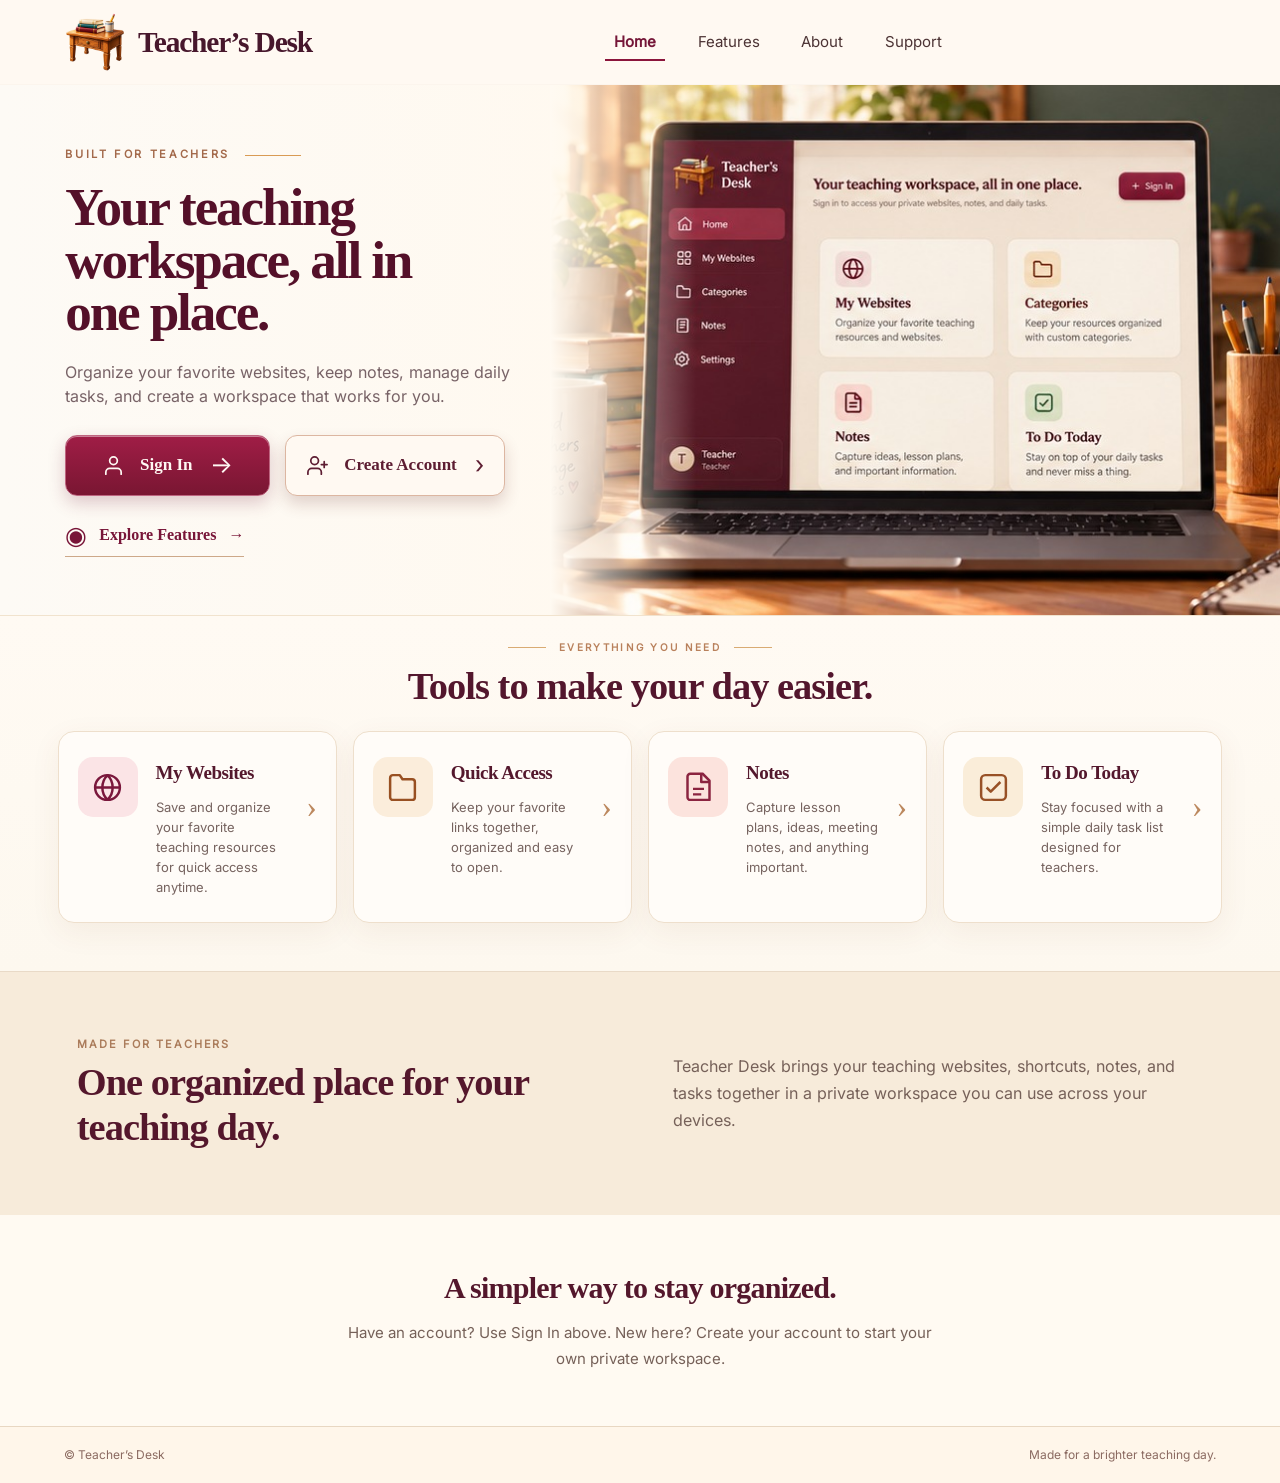
<file: index.html>
<!DOCTYPE html>

<html lang="en"><head><meta charset="utf-8"/><meta content="width=device-width, initial-scale=1, viewport-fit=cover" name="viewport"/><meta content="#421522" name="theme-color"/><meta content="Your teaching workspace, all in one place." name="description"/><title>Teacher Desk — Your teaching workspace</title><link href="assets/logo.png" rel="icon" type="image/png"/><link href="assets/icons/apple-touch-icon.png" rel="apple-touch-icon"/><link href="manifest.webmanifest" rel="manifest"/><link href="css/styles.css" rel="stylesheet"/><link href="css/responsive.css" rel="stylesheet"/><link href="css/desk.css" rel="stylesheet"/><link href="css/landing.css" rel="stylesheet"/><link href="css/toasts.css" rel="stylesheet"/></head>
<body class="td-loading"><div aria-live="polite" id="entry-loader" role="status"><img alt="" src="assets/logo.png"/><span>Opening Teacher Desk…</span></div><a class="skip" href="#main">Skip to workspace</a><section aria-label="Teacher Desk welcome" class="landing" hidden="" id="landing">
<header class="landing-nav">
<a aria-label="Teacher’s Desk — return to start" class="landing-brand" href="#welcome">
<img alt="" height="66" src="assets/logo.png" width="66"/>
<span>Teacher’s Desk</span>
</a>
<nav aria-label="Welcome page navigation" class="landing-nav-links">
<a class="landing-nav-active" href="#welcome">Home</a>
<a href="#features">Features</a>
<a href="#about">About</a>
<a href="#support">Support</a>
</nav>
</header>
<main id="welcome-main">
<section aria-labelledby="landing-title" class="landing-hero" id="welcome">
<div class="landing-copy">
<div class="landing-eyebrow"><span>BUILT FOR TEACHERS</span><i aria-hidden="true"></i></div>
<h1 id="landing-title">Your teaching<br/>workspace, all in<br/>one place.</h1>
<p class="landing-intro">Organize your favorite websites, keep notes, manage daily tasks, and create a workspace that works for you.</p>
<div class="landing-actions">
<button class="landing-primary" data-welcome-auth="signin" type="button">
<svg aria-hidden="true" fill="none" stroke="currentColor" stroke-linecap="round" stroke-linejoin="round" stroke-width="1.8" viewbox="0 0 24 24"><path d="M20 21v-2a4 4 0 0 0-4-4H8a4 4 0 0 0-4 4v2"></path><circle cx="12" cy="7" r="4"></circle></svg>
<span>Sign In</span><span aria-hidden="true" class="landing-action-arrow">→</span>
</button>
<button class="landing-outline" data-welcome-auth="signup" type="button">
<svg aria-hidden="true" fill="none" stroke="currentColor" stroke-linecap="round" stroke-linejoin="round" stroke-width="1.8" viewbox="0 0 24 24"><path d="M16 21v-2a4 4 0 0 0-4-4H6a4 4 0 0 0-4 4v2"></path><circle cx="9" cy="7" r="4"></circle><path d="M19 8v6m-3-3h6"></path></svg>
<span>Create Account</span><span aria-hidden="true" class="landing-action-arrow">›</span>
</button>
</div>
<a class="landing-explore" href="#features"><span aria-hidden="true">◉</span> Explore Features <span aria-hidden="true">→</span></a>
</div>
<div aria-hidden="false" class="landing-scene">
<img alt="A sunlit teacher's desk with a laptop preview of the Teacher Desk workspace, books, stationery and a classroom chalkboard" decoding="async" fetchpriority="high" src="assets/desk-hero-stage.jpg"/>
</div>
</section>
<section aria-labelledby="features-title" class="landing-features" id="features">
<div class="landing-section-title">
<div class="landing-small-divider"><span>EVERYTHING YOU NEED</span></div>
<h2 id="features-title">Tools to make your day easier.</h2>
</div>
<div class="landing-feature-grid">
<article class="landing-feature"><div aria-hidden="true" class="landing-feature-icon feature-globe"><svg fill="none" stroke="currentColor" stroke-width="1.8" viewbox="0 0 24 24"><circle cx="12" cy="12" r="9"></circle><path d="M3 12h18M12 3c5 5 5 13 0 18M12 3c-5 5-5 13 0 18"></path></svg></div><div><h3>My Websites</h3><p>Save and organize your favorite teaching resources for quick access anytime.</p></div><span aria-hidden="true" class="landing-feature-chevron">›</span></article>
<article class="landing-feature"><div aria-hidden="true" class="landing-feature-icon feature-folder"><svg fill="none" stroke="currentColor" stroke-linejoin="round" stroke-width="1.8" viewbox="0 0 24 24"><path d="M3 7V5a2 2 0 0 1 2-2h5l2 3h7a2 2 0 0 1 2 2v11a2 2 0 0 1-2 2H5a2 2 0 0 1-2-2V7Z"></path></svg></div><div><h3>Quick Access</h3><p>Keep your favorite links together, organized and easy to open.</p></div><span aria-hidden="true" class="landing-feature-chevron">›</span></article>
<article class="landing-feature"><div aria-hidden="true" class="landing-feature-icon feature-notes"><svg fill="none" stroke="currentColor" stroke-linejoin="round" stroke-width="1.8" viewbox="0 0 24 24"><path d="M6 2h9l5 5v14H6a2 2 0 0 1-2-2V4a2 2 0 0 1 2-2Z"></path><path d="M14 2v6h6M8 13h8M8 17h6"></path></svg></div><div><h3>Notes</h3><p>Capture lesson plans, ideas, meeting notes, and anything important.</p></div><span aria-hidden="true" class="landing-feature-chevron">›</span></article>
<article class="landing-feature"><div aria-hidden="true" class="landing-feature-icon feature-todo"><svg fill="none" stroke="currentColor" stroke-linejoin="round" stroke-width="1.8" viewbox="0 0 24 24"><rect height="18" rx="3" width="18" x="3" y="3"></rect><path d="m7 12 3 3 7-7"></path></svg></div><div><h3>To Do Today</h3><p>Stay focused with a simple daily task list designed for teachers.</p></div><span aria-hidden="true" class="landing-feature-chevron">›</span></article>
</div>
</section>
<section aria-labelledby="about-title" class="landing-about" id="about">
<div><p class="landing-about-kicker">MADE FOR TEACHERS</p><h2 id="about-title">One organized place for your teaching day.</h2></div>
<p>Teacher Desk brings your teaching websites, shortcuts, notes, and tasks together in a private workspace you can use across your devices.</p>
</section>
<section aria-labelledby="support-title" class="landing-support" id="support">
<h2 id="support-title">A simpler way to stay organized.</h2>
<p>Have an account? Use Sign In above. New here? Create your account to start your own private workspace.</p>
</section>
</main>
<footer class="landing-footer"><span>© Teacher’s Desk</span><span>Made for a brighter teaching day.</span></footer>
</section><header class="mobile-header"><button aria-controls="sidebar" aria-expanded="false" aria-label="Open menu" class="icon-button" id="menu-toggle"></button><img alt="" height="42" src="assets/logo.png" width="42"/><b>Teacher’s Desk</b></header><aside id="sidebar"><a class="brand" href="#home"><img alt="" height="70" src="assets/logo.png" width="70"/><span>Teacher’s<br/>Desk</span></a><nav aria-label="Workspace" id="nav"></nav><div class="sidebar-bottom"><button class="profile" data-nav="settings"><span class="avatar" id="avatar">S</span><span><strong id="profile-name">Your desk</strong><small>Teacher</small></span></button><button class="signout" id="account"></button><button class="signout" id="install">Install Teacher Desk</button></div></aside><div id="scrim"></div><main id="main" tabindex="-1"><div id="connection" role="status"></div><div id="content"><p class="loading">Opening your desk…</p></div></main><nav aria-label="Mobile workspace" id="bottom-nav"></nav><dialog aria-labelledby="modal-title" id="modal"><div id="modal-body"></div></dialog><div id="mode-dock"></div><div aria-label="Notifications" aria-live="off" id="toast" role="region"></div><noscript>Teacher Desk needs JavaScript enabled to load your workspace.</noscript><script src="js/config.js"></script><script src="js/startup.js"></script><script src="js/toasts.js"></script><script src="js/app.bundle.js"></script></body></html>
</file>
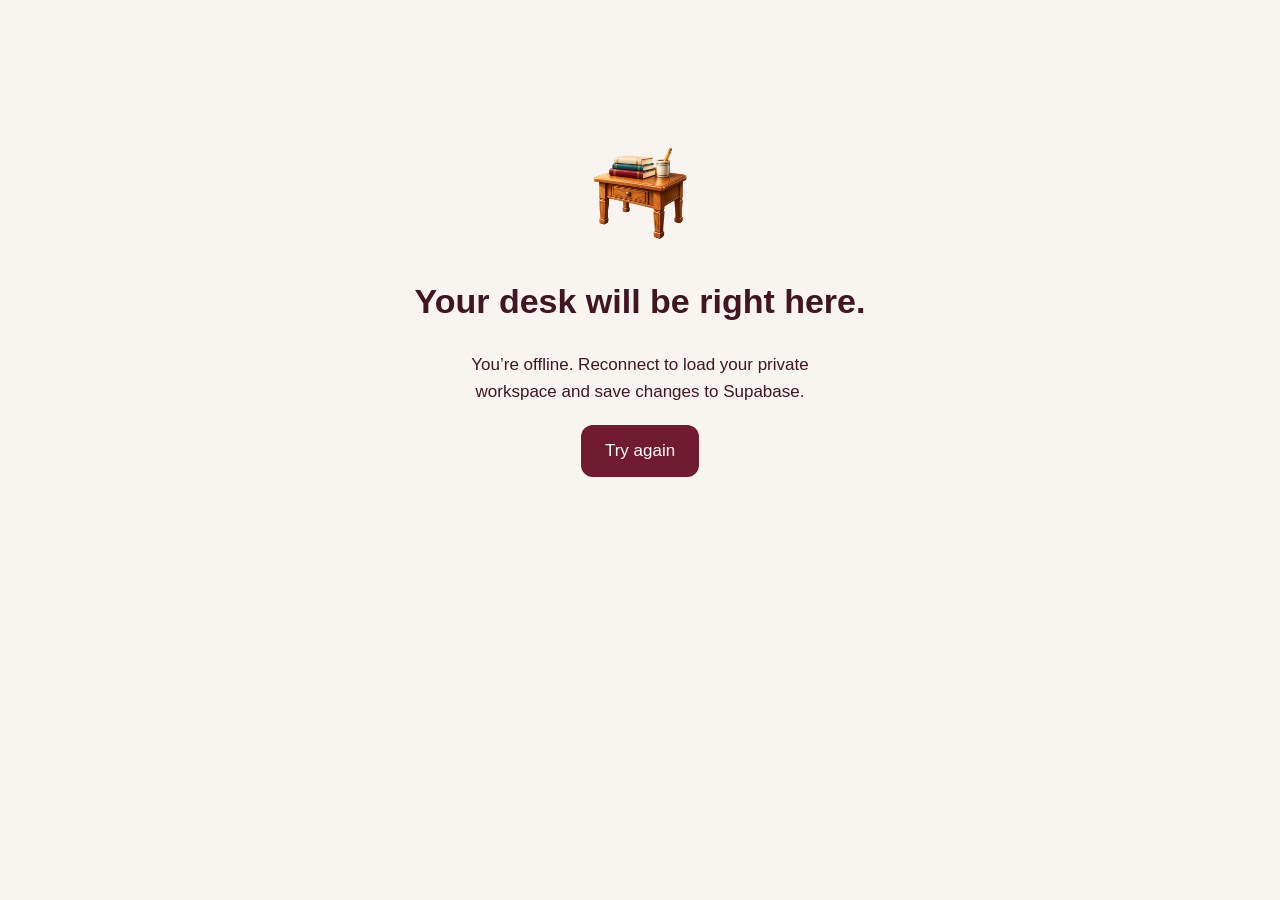
<file: offline.html>
<!doctype html><html lang="en"><meta charset="utf-8"><meta name="viewport" content="width=device-width,initial-scale=1"><meta name="theme-color" content="#421522"><title>Teacher Desk — Offline</title><style>body{background:#f8f4ef;color:#421522;font:17px/1.6 Helvetica,Arial;text-align:center;padding:15vh 24px}img{width:100px}a{display:inline-block;background:#701b32;color:white;padding:12px 24px;border-radius:12px;text-decoration:none}p{max-width:420px;margin:20px auto}</style><img src="assets/logo.png" alt=""><h1>Your desk will be right here.</h1><p>You’re offline. Reconnect to load your private workspace and save changes to Supabase.</p><a href="./">Try again</a></html>
</file>
<file: css/styles.css>
@font-face{font-family:Inter;src:url('../assets/fonts/inter.ttf') format('truetype');font-display:swap}@font-face{font-family:Poppins;src:url('../assets/fonts/poppins.ttf') format('truetype');font-display:swap}*{box-sizing:border-box} :root{--maroon:#701b32;--sidebar:#421522;--bg:#f8f4ef;--cream:#f4ebe4;--ink:#241b1f;--muted:#786d72;--border:#ede4e6;--orange:#f68b42}body{margin:0;background:var(--bg);color:var(--ink);font:14px/1.5 Inter,Arial,sans-serif}button,input,select,textarea{font:inherit}button,a,input,textarea,select{-webkit-tap-highlight-color:transparent}button{cursor:pointer}button:disabled{opacity:.55;cursor:wait}a{color:inherit}button{border:0;background:none;color:inherit}button:focus-visible,a:focus-visible{outline:3px solid #df9b30;outline-offset:3px}h1,h2,h3,p{margin:0}h1,h2,h3{font-family:'Helvetica Neue',Helvetica,Arial,sans-serif;line-height:1.2}h2{font-size:22px;color:#421522}h3{font-size:16px}small,.muted{color:var(--muted)}.icon{width:21px;height:21px;vertical-align:middle;flex-shrink:0}.icon-button{display:inline-flex;align-items:center;justify-content:center;min-width:36px;min-height:36px;border-radius:10px}.icon-button:hover{background:#701b320c}.skip{position:fixed;top:-60px;left:16px;z-index:100;background:white;padding:12px}.skip:focus{top:8px}#sidebar{position:fixed;inset:0 auto 0 0;width:232px;background:linear-gradient(130deg,#571826,var(--sidebar) 65%);color:white;padding:24px 16px;display:flex;flex-direction:column;z-index:20}.brand{display:flex;align-items:center;gap:12px;text-decoration:none;font:700 23px/1.2 Helvetica,Arial;padding:0 2px 24px}.brand img{filter:drop-shadow(0 4px 3px #21081250)}#nav{display:grid;gap:9px}.nav-button{width:100%;display:flex;align-items:center;gap:20px;text-align:left;padding:14px 16px;border-radius:12px;font-family:Poppins,Arial;font-size:13px}.nav-button:hover{background:#ffffff0b}.nav-button.active{background:#92243e;color:white}.nav-button .icon{width:23px;height:23px}.sidebar-bottom{margin-top:auto;padding-top:24px}.profile{display:flex;align-items:center;gap:12px;width:100%;padding:14px 12px;border-radius:14px;background:#ffffff0b;text-align:left}.profile strong{font-weight:500;font-size:13px}.profile small{display:block;color:#f2d7da;font-size:11px}.avatar{width:40px;height:40px;border-radius:50%;background:#fbe3d7;color:#551a2a;font-size:21px;display:grid;place-items:center;overflow:hidden}.avatar img{width:100%;height:100%;object-fit:cover}.signout{display:flex;align-items:center;gap:16px;padding:12px 16px;font-size:12px;color:#f2d7da}#main{margin-left:232px;min-height:100vh;padding-bottom:24px}#connection{font-size:11px;text-align:center;background:#f3e4d8;color:#72442f;padding:5px 12px;min-height:25px}#connection.offline{background:#ffe3c2}#connection:empty{display:none}.hero{height:260px;position:relative;overflow:hidden;background:#ead3b4 url('../assets/hero.png') center 59%/cover no-repeat;padding:30px 7%;isolation:isolate}.hero:before{content:'';position:absolute;inset:0;background:linear-gradient(90deg,#fff4e8ed 0%,#fff4e8a0 35%,transparent 61%);z-index:-1}.greeting{font-size:24px;color:#481525}.hero h1{font-size:54px;letter-spacing:-1.8px;color:#4c1425}.hero p{font-size:15px;max-width:330px;line-height:1.4;margin-top:4px}.hero-meta{position:absolute;right:28px;top:24px;display:grid;gap:12px;width:174px}.date-box{padding:12px 16px;background:#fffbf0c9;backdrop-filter:blur(10px);border-radius:16px;font-size:14px}.quote{background:#ffebcae8;padding:12px 16px;border-radius:16px;font-size:12px;line-height:1.4}.hero-search{position:absolute;bottom:18px;left:24%;right:24%;display:flex;align-items:center;gap:12px;background:#fffdf9f5;border-radius:16px;padding:0 16px;box-shadow:0 5px 22px #603b1818}.hero-search input{border:0;background:none;min-height:46px;width:100%;font-size:12px;outline-offset:-3px}.workspace{padding:20px 24px}.section-heading{display:flex;align-items:center;justify-content:space-between;gap:16px;margin-bottom:16px}.section-heading .right{display:flex;align-items:center;gap:16px;min-width:0}.filters{display:flex;gap:7px;overflow:auto;scrollbar-width:none;max-width:100%;padding:3px 0}.pill{padding:8px 16px;border-radius:30px;white-space:nowrap;background:#eee9e5;color:#544c50;font-size:12px;min-height:36px}.pill.active{color:white;background:var(--maroon);box-shadow:0 3px 8px #701b321c}.primary{display:inline-flex;align-items:center;justify-content:center;gap:7px;color:white;background:var(--maroon);border-radius:12px;padding:10px 18px;white-space:nowrap;min-height:40px}.primary:hover{background:#8e2844}.primary .icon{width:17px;height:17px}.secondary{border:1px solid #d9ccce;background:#fffaf6;border-radius:12px;min-height:40px;padding:9px 18px}.danger{color:#ac2135}.grid{display:grid;grid-template-columns:repeat(5,minmax(0,1fr));gap:12px}.site-card{position:relative;min-width:0;text-align:center;background:#ffffffc9;border:1px solid #f0e8e3;border-radius:17px;padding:18px 12px 13px;box-shadow:0 5px 16px #5e392508;transition:transform .18s,box-shadow .18s}.site-card:hover{transform:translateY(-2px);box-shadow:0 8px 20px #5e392512}.app-icon{display:inline-flex;align-items:center;justify-content:center;width:48px;height:48px;border-radius:12px;color:white;background:var(--app-color,#701b32);box-shadow:inset 0 0 0 1px #ffffff60,inset 0 3px 7px #ffffff45,0 3px 5px #00000009;font:bold 30px Helvetica;overflow:hidden;flex-shrink:0}.app-icon .icon{width:31px;height:31px;stroke-width:1.5}.app-icon img{width:100%;height:100%;object-fit:contain}.app-icon.desk{background:transparent;box-shadow:none;width:58px;height:52px}.math-mark{font:italic 37px Georgia;line-height:1}.math-mark sup{font:16px Arial;vertical-align:top}.site-open{display:flex;flex-direction:column;align-items:center;text-decoration:none;gap:7px;min-width:0;width:100%}.site-text{min-width:0}.site-text h3{font-size:14px;color:#171424;overflow-wrap:anywhere}.site-text p{font-size:11px;line-height:1.3;color:#6e666b;margin:3px 0 5px}.badge{display:inline-block;font-size:11px;border-radius:15px;padding:2px 13px;background:color-mix(in srgb,var(--badge-color) 14%,white);color:var(--badge-color);max-width:100%;overflow:hidden;text-overflow:ellipsis;white-space:nowrap}.card-controls{position:absolute;top:5px;right:5px;display:flex;align-items:center}.card-controls .icon-button{min-width:27px;min-height:27px}.card-controls .icon{width:16px;height:16px}.star{color:#88786d}.star.on{color:#e5a315}.star.on svg{fill:#ffbc29;stroke:#eaaa13}.manage .icon{stroke-width:3}.open-mark{position:absolute;left:7px;top:10px;color:#6d6365}.open-mark .icon{width:14px;height:14px}.below-grid{display:grid;grid-template-columns:1.8fr 1fr;gap:20px;margin-top:22px}.below-grid h2{font-size:19px}.quick-grid{display:grid;grid-template-columns:repeat(5,minmax(0,1fr));gap:9px}.quick{position:relative;text-align:center;border-radius:13px;background:#fffaf7;border:1px solid #f0e8e3;padding:16px 6px 12px}.quick a{text-decoration:none;display:grid;justify-items:center;gap:7px;font-size:11px;min-width:0}.quick .app-icon{width:35px;height:35px;border-radius:7px;font-size:25px}.quick .app-icon .icon{width:24px;height:24px}.quick .icon-button{position:absolute;top:0;right:0;min-width:24px;min-height:24px}.quick .icon-button svg{width:15px;height:15px}.task-panel{background:#ffffffb0;border-radius:17px;padding:14px 18px}.task-panel .section-heading{margin-bottom:8px}.task-panel .pill{padding:5px 12px;background:#f9e8e5;color:var(--maroon);min-height:30px}.task-filters{display:flex;gap:12px;margin-bottom:7px;font-size:11px}.task-filters button{color:var(--muted);padding:0}.task-filters button.active{color:var(--maroon);font-weight:700}.task-row{display:flex;align-items:center;gap:8px;min-height:34px;font-size:12px}.task-row input{width:15px;height:15px;accent-color:var(--maroon);flex-shrink:0}.task-title{flex:1;text-align:left;padding:4px 0;min-width:0;overflow-wrap:anywhere}.task-title small{display:block;font-size:10px}.task-row.done .task-title{text-decoration:line-through;color:#8d8589}.task-row .icon-button{min-width:26px;min-height:28px}.task-row .icon{width:15px;height:15px}.page-head{padding:30px 24px 0;display:flex;align-items:center;justify-content:space-between;gap:15px}.page-head h1{font-size:30px;color:var(--sidebar)}.page-head p{color:var(--muted);margin-top:5px}.page-search{display:flex;align-items:center;gap:9px;margin-bottom:18px;border:1px solid #e2d8d5;background:white;padding:0 14px;border-radius:12px}.page-search input{border:0;background:none;width:100%;min-height:44px}.list{background:white;border:1px solid var(--border);border-radius:18px;padding:8px 22px}.list-row{display:flex;align-items:center;gap:14px;padding:15px 0;border-bottom:1px solid var(--border)}.list-row:last-child{border:0}.list-row .grow{flex:1;min-width:0}.list-row p{font-size:12px;color:var(--muted)}.list-row a{text-decoration:none}.note-grid{display:grid;grid-template-columns:repeat(3,minmax(0,1fr));gap:18px}.note{padding:22px;border-radius:18px;border:1px solid #eae0cf;background:var(--note-color,#fff5d9)}.note .note-content{white-space:pre-wrap;overflow-wrap:anywhere;margin:12px 0 20px;color:#64585d;max-height:210px;overflow:auto}.note footer{display:flex;justify-content:space-between;align-items:center;font-size:11px;color:#6e6469}.empty{grid-column:1/-1;text-align:center;padding:42px 20px;color:var(--muted);border:1px dashed #d9c8c7;border-radius:18px}.empty img{width:64px;display:block;margin:0 auto 10px}.empty h3{color:var(--sidebar);margin-bottom:8px}.settings{max-width:720px;background:white;border:1px solid var(--border);padding:28px;border-radius:20px}.settings h2{margin:24px 0 16px;font-size:18px}.settings h2:first-child{margin-top:0}.field{display:grid;gap:6px;margin-bottom:16px}.field label{font:12px Poppins,Arial;color:#55494e}.field input:not([type=checkbox]),.field select,.field textarea{width:100%;border:1px solid #d8cdd0;border-radius:10px;background:#fffdfb;color:var(--ink);padding:10px 12px;min-height:43px;font-size:16px}.field input[type=color]{padding:5px;height:43px}.field textarea{min-height:130px;resize:vertical}.field input:focus,.field textarea:focus,.field select:focus{outline:2px solid #9c5b6d;outline-offset:1px}.check-label{display:flex;gap:10px;align-items:center;margin:12px 0}.check-label input{accent-color:var(--maroon);width:18px;height:18px}.help{font-size:12px;color:var(--muted);margin:8px 0 14px}.settings-actions{display:flex;gap:10px;flex-wrap:wrap}.order-row{display:flex;gap:8px;align-items:center;padding:8px 0;border-bottom:1px solid var(--border)}.order-row span{flex:1}dialog{padding:0;width:min(640px,calc(100% - 32px));border:1px solid #e7d9d7;border-radius:22px;background:#fffcf9;color:var(--ink);box-shadow:0 24px 90px #32102040;max-height:90dvh}dialog::backdrop{background:#30121e70;backdrop-filter:blur(4px)}#modal-body{padding:24px}.dialog-head{display:flex;justify-content:space-between;align-items:center;margin-bottom:22px}.dialog-head h2{font-size:22px}.dialog-actions{display:flex;gap:10px;justify-content:flex-end;margin-top:20px}.dialog-actions button{min-width:110px}.form-columns{display:grid;grid-template-columns:160px 1fr;gap:24px}.preview{position:sticky;top:0;text-align:center}.preview .site-card{padding-top:24px}.preview small{display:block;margin-bottom:10px}.two{display:grid;grid-template-columns:1fr 1fr;gap:14px}.error{color:#a02735;font-size:13px;margin-top:12px;white-space:pre-wrap}.error:empty{display:none}.menu-actions{display:grid;gap:8px}.menu-actions button,.menu-actions a{display:flex;gap:10px;align-items:center;text-align:left;padding:13px;border-radius:10px;text-decoration:none;background:#f6eeea}.auth-form{max-width:390px;margin:auto}.auth-form>img{width:80px;display:block;margin:auto}.auth-tabs{display:flex;gap:10px;margin-bottom:20px}.auth-tabs button{flex:1}.password-wrap{display:flex;gap:8px}.password-wrap button{border:1px solid var(--border);border-radius:10px}.loading{padding:50px;color:var(--muted)}#toast{position:fixed;bottom:26px;left:calc(50% + 100px);transform:translateX(-50%);padding:12px 22px;border-radius:12px;background:#421522;color:white;box-shadow:0 5px 24px #0002;z-index:100;max-width:calc(100% - 32px);display:none;font-size:13px}#toast.show{display:block}.mobile-header,#bottom-nav,#scrim{display:none}.status-text{font-size:12px;color:var(--muted)}.website-toolbar{display:flex;justify-content:space-between;gap:16px;margin-bottom:18px}.visually-hidden{position:absolute;width:1px;height:1px;padding:0;margin:-1px;overflow:hidden;clip:rect(0,0,0,0);white-space:nowrap;border:0}@media(prefers-reduced-motion:reduce){*,*::before,*::after{transition:none!important;animation:none!important}} 
.below-grid > *{min-width:0}
</file>
<file: css/responsive.css>
@media(min-width:1650px){.workspace{padding:28px 40px}.hero{height:300px}.site-card{padding-top:28px;padding-bottom:20px}.app-icon{width:58px;height:58px}.site-text h3{font-size:16px}.site-text p{font-size:13px}}@media(max-width:1250px){#sidebar{width:205px;padding:20px 12px}#main{margin-left:205px}.brand{font-size:21px;gap:8px}.brand img{width:60px}.nav-button{gap:14px}.section-heading{flex-wrap:wrap}.section-heading .right{flex:1;justify-content:flex-end}.grid{grid-template-columns:repeat(4,minmax(0,1fr))}.hero{padding-left:40px}.hero-search{left:18%;right:18%}.below-grid{grid-template-columns:1.5fr 1fr}.quick-grid{grid-template-columns:repeat(3,minmax(0,1fr))}.note-grid{grid-template-columns:repeat(2,minmax(0,1fr))}}@media(max-width:950px){.grid{grid-template-columns:repeat(3,minmax(0,1fr))}.section-heading .right{flex-wrap:wrap;justify-content:flex-start}.hero-meta{display:none}.below-grid{grid-template-columns:1fr}.quick-grid{grid-template-columns:repeat(5,minmax(0,1fr))}.hero-search{left:30px;right:30px}.hero h1{font-size:45px}}@media(max-width:700px){body{font-size:14px}.mobile-header{display:flex;align-items:center;gap:8px;height:70px;padding:10px 16px;background:#fcf9f5;position:sticky;top:0;z-index:15}.mobile-header b{font:700 19px Helvetica;color:#481524}.mobile-header .icon-button{margin-right:5px}#sidebar{transform:translateX(-100%);transition:transform .2s;width:250px;z-index:40;padding-bottom:calc(20px + env(safe-area-inset-bottom))}body.menu-open #sidebar{transform:translateX(0)}body.menu-open #scrim{display:block;position:fixed;inset:0;background:#2d10226b;z-index:35}#main{margin:0;padding-bottom:calc(88px + env(safe-area-inset-bottom));min-height:calc(100vh - 70px)}#connection{font-size:10px}#bottom-nav{position:fixed;inset:auto 0 0;display:flex;justify-content:space-around;background:#fffaf5f5;backdrop-filter:blur(15px);border-top:1px solid #eee2de;padding:8px 10px calc(8px + env(safe-area-inset-bottom));z-index:25}#bottom-nav button{display:flex;flex-direction:column;align-items:center;gap:3px;font-size:10px;padding:6px 16px;border-radius:15px;color:#655960}#bottom-nav button.active{color:var(--maroon);background:#f7e7e9}#bottom-nav .icon{width:22px;height:22px}.hero{height:228px;margin:16px 16px 0;border-radius:16px;padding:18px;background-position:center 60%}.hero:before{background:linear-gradient(90deg,#fff6e9f5,#fff6e9b0 45%,transparent 85%)}.hero h1{font-size:35px;letter-spacing:-1px}.greeting{font-size:18px}.hero p{font-size:12px;max-width:185px}.hero-search{bottom:12px;left:12px;right:12px;padding:0 12px;border-radius:11px}.hero-search input{font-size:12px;min-height:42px}.workspace{padding:18px 16px}.section-heading{gap:12px;margin-bottom:13px}.section-heading h2{font-size:19px}.section-heading .right{display:contents}.section-heading .filters{order:3;width:100%;flex-basis:100%}.section-heading>.right>.primary{margin-left:auto;font-size:12px;padding:8px 12px;min-height:36px}.grid{display:flex;flex-direction:column;gap:8px}.site-card{padding:12px 84px 12px 12px;border-radius:14px;text-align:left;min-height:78px}.site-open{flex-direction:row;gap:13px;text-align:left;align-items:center}.app-icon{width:44px;height:44px;border-radius:10px}.app-icon.desk{width:44px;height:44px}.site-text h3{font-size:14px}.site-text p{font-size:12px;margin:3px 0 0}.site-text .badge{display:none}.card-controls{top:20px;right:8px;gap:1px}.card-controls .icon-button{min-width:32px;min-height:36px}.card-controls .icon{width:18px;height:18px}.open-mark{display:none}.below-grid{gap:20px;margin-top:24px}.quick-grid{display:flex;gap:8px;overflow-x:auto;padding-bottom:7px}.quick{min-width:110px;flex:1}.task-panel{padding:17px}.task-row{min-height:42px}.task-row input{width:18px;height:18px}.page-head{padding:24px 16px 0;align-items:flex-start}.page-head h1{font-size:26px}.page-head p{font-size:12px}.page-head .primary{font-size:12px;padding:9px 12px}.note-grid{grid-template-columns:1fr}.list{padding:5px 14px}.list-row{gap:10px}.list-row .app-icon{width:38px;height:38px}.list-row .grow{font-size:13px}.list-row .icon-button{min-width:32px}.settings{padding:20px}.form-columns{grid-template-columns:1fr;gap:18px}.preview{position:static}.preview .site-card{padding:14px}.preview small{margin-bottom:7px}.two{grid-template-columns:1fr;gap:0}dialog{width:calc(100% - 20px);max-height:92dvh;border-radius:18px}#modal-body{padding:20px}.dialog-head{margin-bottom:18px}.dialog-head h2{font-size:21px}#toast{left:50%;bottom:calc(90px + env(safe-area-inset-bottom));width:max-content}.website-toolbar{flex-wrap:wrap}.pill{padding:8px 15px}.note .icon-button,.task-row .icon-button{min-width:40px;min-height:40px}.hero-meta{display:none}}
</file>
<file: css/desk.css>
/* Teacher Desk: warm paper, burgundy leather, ceramic tiles, tactile controls. */
:root{--paper:#fffaf0;--brass:#ad762c;--edge:#d7c6b2;--subtle-ink:#655249;--raised:inset 0 1px 1px #ffffffa8,0 3px 5px #42251626,0 9px 20px #4225160c;--pressed:inset 0 2px 5px #28110d45,0 1px 0 #ffffff90}
body{background:#eee4d6;color:#30221f;font-family:Inter,Arial,sans-serif}body::selection{background:#e9c68e;color:#421522}*{scrollbar-color:#b69c85 #efe5d8;caret-color:#701b32}h1,h2,h3,.brand,.site-text h3,.launcher-header h1{font-family:'Helvetica Neue',Helvetica,Arial,sans-serif;letter-spacing:-.025em}.greeting,.hero p,.page-head p,.launcher-header p,.site-text p,.help.subtitle{font-family:Poppins,Arial,sans-serif}button,input,select,textarea,.field label,.nav-button,.badge,.pill{font-family:Inter,Arial,sans-serif}button,a{touch-action:manipulation}button:focus-visible,a:focus-visible,input:focus-visible{outline:3px solid #a26c1e;outline-offset:3px}button{min-height:44px}.primary,.secondary,.pill,.icon-button,.menu-actions button,.menu-actions a,.auth-tabs button,.password-wrap button{border:1px solid #cdb8a5;box-shadow:var(--raised);background:linear-gradient(#fff9ef,#efe0cd);color:#643225;transition:box-shadow .12s,background-color .12s;min-height:44px}.primary,.pill.active{background:linear-gradient(#91334c,#68182e);color:#fff6ee;border-color:#65192d;box-shadow:inset 0 1px 1px #e6a4ac88,0 3px 5px #41111b33}.primary:hover,.pill.active:hover{background:linear-gradient(#a6405b,#782039)}.primary:active,.secondary:active,.pill:active,.icon-button:active,.menu-actions button:active{box-shadow:var(--pressed);transform:translateY(1px)}button:disabled{cursor:wait;opacity:.55}.icon-button{min-width:44px;min-height:44px;border-radius:12px;color:#7a3b36;background:linear-gradient(#fff9ef,#ecdccb)}.danger{color:#a52a34!important;background:linear-gradient(#ffefeb,#f1d1c9)!important}.pill{font-size:12px;padding:10px 16px}.pill:not(.active){background:linear-gradient(#faf1e4,#e8d7c2);color:#59483e}.filters{padding:4px 2px 7px;gap:8px}.section-heading .right{gap:12px;flex-wrap:wrap}.section-heading{align-items:center}.section-heading .filters{max-width:100%}
#sidebar{background:linear-gradient(110deg,#622034,#421522 75%);box-shadow:inset -3px 0 6px #1d080c60,4px 0 14px #4c2c291f;padding:22px 16px}#sidebar:after{content:'';position:absolute;inset:12px 8px;border:1px dashed #b7697660;pointer-events:none;border-radius:12px}.brand{position:relative;z-index:1;gap:8px;font-size:23px}.brand img{width:78px;height:78px;object-fit:contain;filter:drop-shadow(0 4px 3px #180b0770)}#nav{gap:12px;margin-top:8px}.nav-button{position:relative;z-index:1;background:#ffffff08;color:#fff5eb;border:1px solid #c27d8730;box-shadow:inset 0 1px 1px #ffffff16,0 3px 5px #1b050c22;min-height:52px;gap:17px}.nav-button.active{background:linear-gradient(#a4455d,#7e243e);box-shadow:inset 0 1px 1px #eab8b660,0 4px 7px #1e091044}.nav-button:hover{background:#8d354b}.profile{background:#d2928c14;box-shadow:inset 0 1px 2px #ffcfbf24,0 3px 8px #23071330;border:1px solid #bd778437}.signout{min-height:44px;width:100%;border-radius:10px;margin-top:7px;color:#ffeade}.signout:hover{background:#b5617020}.avatar{background:linear-gradient(#fff0d9,#e7c19f);box-shadow:inset 0 1px 2px #fff,0 2px 4px #1c0b0b55}#main{padding-bottom:110px;background:linear-gradient(110deg,#f9f3e9,#f1e7d9);min-height:100vh}#connection{background:#e8d8c5;color:#614b3c;border-bottom:1px solid #d4bda4}.hero{border-bottom:7px solid #b1804d;box-shadow:0 4px 9px #7945232b;height:266px}.hero:before{background:linear-gradient(90deg,#fff4e8df,#fff4e861 37%,transparent 68%)}.hero-search{background:linear-gradient(#fffef7,#f5e9d8);border:1px solid #dcc6ab;box-shadow:inset 0 2px 4px #b9967326,0 5px 12px #653d2026}.hero-search input{min-height:48px}.date-box,.quote{background:#fff0d3;backdrop-filter:none;box-shadow:inset 0 1px 1px #fff9,0 5px 10px #5e321e35;border-radius:12px;color:#513323}.workspace{padding-top:24px}.site-card{background:linear-gradient(140deg,#fffdfa,#f4e8d9);border:1px solid #d9c7b1;box-shadow:inset 0 2px 2px #fff,0 4px 7px #7450331a,0 10px 18px #7450330a;border-radius:17px;padding:57px 12px 18px;transition:box-shadow .15s;min-height:211px}.site-card:hover{transform:none;box-shadow:inset 0 2px 2px #fff,0 5px 12px #7450332b}.site-open{gap:10px;min-height:112px}.site-text h3{font-size:15px}.site-text p{font-size:11px;line-height:1.5;color:#69544a}.site-text .badge{color:#503e32;background:#eadcc9;box-shadow:inset 0 1px 2px #a8886226;padding:3px 12px;margin-top:3px}.app-icon{width:52px;height:52px;border-radius:12px;box-shadow:inset 0 2px 2px #fff9,inset 0 -3px 4px #0002,0 4px 6px #7151312b}.app-icon.desk{width:66px;height:60px;overflow:visible}.app-icon.desk img{filter:drop-shadow(0 3px 2px #57351e30)}.card-controls{top:7px;right:7px;gap:6px}.card-controls .icon-button{min-width:40px;min-height:40px;border-radius:10px;background:linear-gradient(#fff8e9,#edddc4)}.card-controls .icon{width:18px;height:18px}.star.on{background:linear-gradient(#ffedb0,#e4bd64)!important;border-color:#cc9d47;color:#805212}.star.on svg{fill:#b17811;stroke:#805212}.star:not(.on){color:#78624c}.open-mark{display:none}.site-card[data-site] .site-open:active .app-icon{box-shadow:var(--pressed)}
.below-grid{gap:24px;align-items:start}.below-grid>section{min-width:0}.quick{background:linear-gradient(140deg,#fffdf7,#efdfc8);border-color:#d4bea4;box-shadow:var(--raised);padding:44px 9px 16px;border-radius:14px}.quick .icon-button{min-width:36px;min-height:36px;top:4px;right:4px}.quick a{font-size:12px;color:#4f3e34}.quick .app-icon{width:40px;height:40px}.task-panel,.list,.settings{position:relative;background:linear-gradient(#fffdf4,#faf0df);border:1px solid #d7c3a8;box-shadow:inset 0 1px 2px #fff,0 5px 11px #6441261c;border-radius:16px}.task-panel{padding:20px}.task-panel:before{content:'';display:block;width:66px;height:12px;background:linear-gradient(#9f8165,#d8c2a6,#9f8165);box-shadow:0 2px 3px #50331e38;border-radius:4px;margin:-26px auto 18px;border:1px solid #a78b6e}.task-panel .pill{min-height:44px;background:linear-gradient(#fae9dc,#edc7b7);color:#722e30}.task-filters{gap:8px;display:flex;margin-bottom:12px}.task-filters button{min-height:40px;padding:7px 12px;background:#eee1cc;border:1px solid #d4bea0;border-radius:9px;color:#59473c;box-shadow:inset 0 1px 1px #fff9}.task-filters button.active{background:#7a3343;color:#fff5e8;box-shadow:inset 0 2px 3px #34151e55}.task-row{min-height:54px;border-bottom:1px solid #dfcfb766;gap:6px}.task-row:last-child{border-bottom:0}.task-row input{appearance:none;flex-shrink:0;width:44px;height:44px;border:9px solid transparent;background:linear-gradient(#ecdfc6,#fffcf1) padding-box;border-radius:13px;box-shadow:none;position:relative;cursor:pointer;margin:0}.task-row input:checked{background:#7a3343 padding-box}.task-row input:checked:after{content:'';display:block;width:10px;height:6px;border:solid #fff7e5;border-width:0 0 2px 2px;transform:rotate(-45deg);position:absolute;left:6px;top:7px}.task-row input:disabled{opacity:.55}.task-title{min-height:44px;color:#48392f;font-size:12px}.task-row .icon-button{min-width:44px;min-height:44px;color:#9b3d37;background:linear-gradient(#fff4e5,#ead4b9)}.task-row.done .task-title{color:#76685d}.note{background:linear-gradient(135deg,#ffffff88,transparent 60%),var(--note-color);box-shadow:inset 0 1px 1px #fff,0 5px 10px #62452c20;border:1px solid #d8c5a9;border-radius:6px 6px 20px 6px}.note .note-content{line-height:1.75;color:#514438}.note .icon-button[aria-pressed=true]{background:linear-gradient(#efd48e,#d8ae58)}.list-row{min-height:78px;border-color:#deceb9}.page-search{background:#fffcf2;border-color:#d1bda3;box-shadow:inset 0 2px 4px #9a70461c}.field label{color:#584433;font-size:13px}.field input:not([type=checkbox]),.field select,.field textarea{background:#fffdf5;border-color:#bfa98f;box-shadow:inset 0 2px 3px #6d4d2717;min-height:48px;border-radius:9px}.help,.muted,.status-text{color:#665449}.check-label{min-height:44px}.check-label input{width:24px;height:24px}.page-head p{font-size:13px;color:#6e5847}.settings-actions{gap:12px}.order-row{min-height:62px}
dialog{background:linear-gradient(135deg,#fffdf4,#f3e5cd);border:1px solid #bc9f7e;box-shadow:inset 0 2px 2px #fff,0 20px 50px #39231d4a;border-radius:18px}dialog::backdrop{background:#35221a55;backdrop-filter:none}#modal-body{position:relative;padding:26px}.dialog-head{border-bottom:1px solid #d9c5a7;padding-bottom:14px}.dialog-head h2{color:#542331}.dialog-actions{border-top:1px solid #dfcfb6;padding-top:18px}.dialog-actions button{min-height:48px}.preview .site-card{padding:22px 12px;min-height:170px}.menu-actions{gap:12px}.menu-actions button,.menu-actions a{border-radius:11px;min-height:50px}.note-content,.field textarea{background-image:repeating-linear-gradient(transparent,transparent 27px,#c8b39420 27px,#c8b39420 28px);background-attachment:local}.operation-progress{position:fixed;bottom:100px;right:28px;display:flex;align-items:center;gap:14px;background:linear-gradient(#fff7df,#eed7b2);border:1px solid #b99562;border-radius:14px;box-shadow:inset 0 1px 2px #fff,0 6px 18px #45301e30;padding:14px 20px;z-index:120;pointer-events:none;max-width:calc(100vw - 32px);color:#542d22}.operation-progress img{width:52px;height:52px;object-fit:contain}.operation-progress strong{display:block;font-family:Helvetica,Arial;font-size:16px}.operation-progress span{display:block;font-size:11px;color:#6b503a}.operation-progress progress{display:block;width:150px;height:7px;border:0;border-radius:9px;margin-top:8px;accent-color:#701b32}.operation-progress progress::-webkit-progress-bar{background:#d8b98f;border-radius:9px}.operation-progress progress::-webkit-progress-value{background:#701b32;border-radius:9px}#modal-body>.operation-progress{position:sticky;bottom:8px;margin-top:16px;max-width:100%;width:100%;right:auto}.loading{background:#fff6e3;border:1px solid #dfc7a5;border-radius:14px;box-shadow:var(--raised);margin:36px;max-width:400px;padding:28px;color:#6b3a2a}#toast{background:linear-gradient(#884457,#582235);border:1px solid #b27076;box-shadow:inset 0 1px 1px #f1c5b33d,0 5px 12px #39231d40;bottom:100px}.mode-dock{position:fixed;bottom:22px;right:26px;display:grid;grid-template-columns:auto 66px;gap:2px 14px;align-items:center;z-index:24;background:linear-gradient(#fff8ea,#e8d2b0);border:1px solid #c3a67d;border-radius:15px;padding:11px 16px;box-shadow:inset 0 2px 1px #fff,0 5px 12px #50371926}.mode-caption{font:700 14px Helvetica,Arial;color:#512c24}.mode-hint{grid-column:1;font:10px Inter,Arial;color:#6a4d39}.mode-switch{grid-column:2;grid-row:1/3;width:66px;height:38px;min-height:44px;border:1px solid #927656;background:linear-gradient(#ad9678,#d0b994);border-radius:30px;box-shadow:inset 0 3px 5px #432e2945;padding:4px;position:relative}.mode-switch span{display:block;width:32px;height:32px;border-radius:50%;background:linear-gradient(#fffdf6,#dbc3a2);border:1px solid #fff0d8;box-shadow:0 2px 4px #3e29184d;transform:translateX(0);transition:transform .15s}.mode-switch[aria-checked=true]{background:linear-gradient(#682439,#99465c);border-color:#6c273e}.mode-switch[aria-checked=true] span{transform:translateX(24px)}
.shortcut-mode #sidebar,.shortcut-mode .mobile-header,.shortcut-mode #bottom-nav,.shortcut-mode #connection{display:none}.shortcut-mode #main{margin-left:0;background:linear-gradient(125deg,#faf2e6,#e9d8bc);min-height:100vh;padding-bottom:130px}.launcher{max-width:1140px;margin:auto;padding:36px 36px 70px}.launcher-header{display:flex;align-items:center;gap:20px;margin-bottom:34px}.launcher-header img{filter:drop-shadow(0 3px 3px #6d4e3626)}.launcher-header h1{font-size:32px;color:#542333}.launcher-header p{color:#765947;font-size:13px;margin-top:5px}.launcher-grid{grid-template-columns:repeat(4,minmax(0,1fr));gap:24px}.launcher-grid .site-card{min-height:205px;padding:54px 16px 22px;background:linear-gradient(145deg,#fffdf5,#eddec4);box-shadow:inset 0 2px 2px #fff,inset 0 -3px 4px #c3a77d33,0 6px 9px #69432122,0 16px 24px #65401c0a;border-color:#ccb493;border-radius:23px}.launcher-grid .site-text p,.launcher-grid .badge{display:none}.launcher-grid .site-text h3{font-size:16px;margin-top:4px}.launcher-grid .site-open{gap:16px}.launcher-grid .app-icon{width:64px;height:64px;border-radius:16px}.launcher-grid .app-icon .icon{width:38px;height:38px}.launcher-grid .app-icon.desk{width:76px;height:70px}.add-tile{min-height:205px;border:1px solid #b5c3af;border-radius:23px;background:linear-gradient(140deg,#f4f9e9,#dce5cf);box-shadow:inset 0 2px 2px #fff,0 6px 9px #4e633922;display:flex;flex-direction:column;gap:20px;align-items:center;justify-content:center;color:#3c633a}.add-tile-icon{display:grid;place-items:center;width:64px;height:64px;background:linear-gradient(#639167,#396341);border-radius:16px;color:white;box-shadow:inset 0 1px 1px #fff8,0 4px 7px #3c583a33}.add-tile-icon .icon{width:36px;height:36px}.add-tile strong{font:700 16px Helvetica,Arial}.add-tile:hover{background:linear-gradient(#fffdf3,#d9e8cc)}
@media(max-width:1250px) and (min-width:701px){.section-heading .right{justify-content:flex-start}.grid{grid-template-columns:repeat(3,minmax(0,1fr))}.below-grid{grid-template-columns:1fr}.launcher-grid{grid-template-columns:repeat(4,minmax(0,1fr))}}
@media(max-width:700px){.mobile-header{background:linear-gradient(#fff8e9,#ebd9bd);box-shadow:0 3px 6px #76532f20;border-bottom:1px solid #cfb796}.mobile-header img{width:48px;height:48px;object-fit:contain}.mobile-header b{font-family:Helvetica,Arial}.mobile-header .icon-button{min-width:44px;min-height:44px}#main{padding-bottom:200px}.hero{height:236px;border-bottom:4px solid #b98b59}.hero h1{font-size:35px}.hero p{font-size:11px;line-height:1.6}.workspace{padding:20px 16px}.section-heading>.right>.primary{min-height:44px}.site-card{padding:14px 106px 14px 13px;min-height:100px;border-radius:14px}.site-card .site-open{min-height:68px;gap:12px}.site-text h3{font-size:14px}.site-text p{font-size:10px}.app-icon{width:45px;height:45px}.app-icon.desk{width:45px;height:50px}.card-controls{right:7px;top:27px;gap:4px}.card-controls .icon-button{min-width:44px;min-height:44px}.card-controls .icon{width:18px;height:18px}.below-grid{gap:28px}.task-panel{padding:18px 12px}.task-filters button{min-height:44px}.quick .icon-button{min-width:44px;min-height:44px}.quick{min-width:118px;padding-top:54px}.quick a{font-size:11px}#bottom-nav{background:linear-gradient(#fff9eb,#ead6b5);border-top:1px solid #c6a984;box-shadow:0 -3px 10px #70502d17}#bottom-nav button{min-height:54px;min-width:68px;color:#684a37}#bottom-nav button.active{background:linear-gradient(#94435b,#6c233b);color:#fff5e5;box-shadow:inset 0 1px 1px #ffdab950,0 2px 4px #6b42262e}.mode-dock{bottom:calc(90px + env(safe-area-inset-bottom));right:16px;padding:8px 12px;gap:2px 12px}.mode-caption{font-size:13px}.mode-hint{font-size:9px}#toast{bottom:170px;left:50%}.operation-progress{bottom:175px;right:16px;max-width:calc(100vw - 32px)}.shortcut-mode .mode-dock{bottom:calc(18px + env(safe-area-inset-bottom))}.shortcut-mode #toast{bottom:105px}.shortcut-mode .operation-progress{bottom:105px}.launcher{padding:24px 16px 44px}.launcher-header{gap:12px;margin-bottom:24px}.launcher-header img{width:58px;height:58px}.launcher-header h1{font-size:26px}.launcher-header p{font-size:11px}.launcher-grid{display:grid;grid-template-columns:repeat(2,minmax(0,1fr));gap:14px}.launcher-grid .site-card{min-height:205px;padding:61px 10px 20px;text-align:center;border-radius:20px}.launcher-grid .site-open{flex-direction:column;align-items:center;gap:12px;text-align:center}.launcher-grid .site-text h3{font-size:14px}.launcher-grid .app-icon{width:55px;height:55px}.launcher-grid .app-icon.desk{width:62px;height:58px}.launcher-grid .card-controls{top:7px;right:7px;gap:4px}.launcher-grid .card-controls .icon-button{min-width:44px;min-height:44px}.add-tile{min-height:205px;border-radius:20px}.add-tile strong{font-size:14px}.preview .site-card .site-open{flex-direction:row}.preview .site-card{padding:16px;min-height:104px}.preview .site-text .badge{display:inline-block}#modal-body{padding:20px}.dialog-actions button{min-width:100px}.task-row{font-size:12px}.task-title{font-size:12px}.list-row .icon-button{min-width:44px;min-height:44px}}
@media(prefers-reduced-motion:reduce){.mode-switch span{transition:none}progress{animation:none}}
.task-row input::before{content:'';position:absolute;inset:0;border:2px solid #80634b;border-radius:4px;pointer-events:none}.task-row input:checked::before{border-color:#542138}
.card-controls .icon-button,.quick .icon-button,.task-filters button{min-width:44px;min-height:44px}

/* HOME DASHBOARD — screenshot layout restored, 11 Oct 2026.
   My Websites is the entire first row; Quick Access and To Do Today
   share the second row in the original 1.8:1 ratio.
   Swipe/drag/wheel horizontal scrolling stays enabled when items overflow.
   These rules affect Home ONLY, not My Websites page or the app launcher. */
.home-workspace{
  max-width:none;
  width:100%;
  margin:0;
}
.home-workspace .home-board{
  display:grid;
  grid-template-columns:minmax(0,1.8fr) minmax(0,1fr);
  column-gap:24px;
  row-gap:22px;
  align-items:start;
  width:100%;
  min-width:0;
  margin-top:4px;
}
/* Flatten only the structural wrapper so the first section spans full width. */
.home-workspace .home-main{display:contents}
.home-workspace .home-main > .home-strip-section{
  grid-column:1/-1;
  grid-row:1;
  width:100%;
  min-width:0;
  max-width:none;
}
.home-workspace .home-main > section:not(.home-strip-section){
  grid-column:1;
  grid-row:2;
  min-width:0;
  max-width:none;
}
.home-workspace .home-main > section:not(.home-strip-section) > .section-heading{
  width:100%;
}
.home-workspace .home-side{
  grid-column:2;
  grid-row:2;
  min-width:0;
  max-width:none;
}
/* Reuse the original padded, cream task box and dimensions. */
.home-workspace .home-side .task-panel{
  width:100%;
  max-width:none;
  margin:0;
  padding:20px;
  background:linear-gradient(#fffdf4,#faf0df);
  border:1px solid #d7c3a8;
  box-shadow:inset 0 1px 2px #fff,0 5px 11px #6441261c;
}
/* Each lane can scroll sideways without imposing horizontal page scrolling. */
.home-workspace .websites-scroll,
.home-workspace .quick-grid{
  display:flex;
  flex-flow:row nowrap;
  align-items:stretch;
  min-width:0;
  max-width:100%;
  overflow-x:auto;
  overflow-y:hidden;
  overscroll-behavior-x:contain;
  scroll-snap-type:x proximity;
  -webkit-overflow-scrolling:touch;
  scrollbar-width:thin;
  scrollbar-color:#ad8b76 #efe1cf;
}
.home-workspace .websites-scroll{
  gap:12px;
  padding:4px 0 10px;
}
.home-workspace .quick-grid{
  gap:9px;
  padding:4px 0 10px;
}
.home-workspace .websites-scroll::-webkit-scrollbar,
.home-workspace .quick-grid::-webkit-scrollbar{height:7px}
.home-workspace .websites-scroll::-webkit-scrollbar-track,
.home-workspace .quick-grid::-webkit-scrollbar-track{background:#efe1cf;border-radius:20px}
.home-workspace .websites-scroll::-webkit-scrollbar-thumb,
.home-workspace .quick-grid::-webkit-scrollbar-thumb{background:#ad8b76;border-radius:20px}
/* Five full-width website cards matching the original grid, not fixed mini tiles. */
.home-workspace .websites-scroll > .site-card{
  display:block;
  flex:0 0 calc(20% - 9.6px);
  width:calc(20% - 9.6px);
  min-width:0;
  max-width:none;
  min-height:211px;
  padding:57px 12px 18px;
  text-align:center;
  scroll-snap-align:start;
}
.home-workspace .websites-scroll .site-open{
  display:flex;
  flex-direction:column;
  align-items:center;
  justify-content:flex-start;
  text-align:center;
  min-height:0;
  gap:7px;
}
.home-workspace .websites-scroll .site-text h3{font-size:14px}
.home-workspace .websites-scroll .site-text p{font-size:11px;line-height:1.3}
/* Five compact Quick Access cards with the original padding and spacing. */
.home-workspace .quick-grid > .quick{
  display:block;
  flex:0 0 calc(20% - 7.2px);
  width:calc(20% - 7.2px);
  min-width:0;
  max-width:none;
  padding:44px 9px 16px;
  scroll-snap-align:start;
}
.home-workspace .quick-grid > .help,
.home-workspace .websites-scroll > .empty{flex:0 0 100%}
/* Hero date and quotation keep the readable classic appearance. */
.hero .hero-meta{top:18px;right:20px;gap:12px}
.hero .hero-meta .date-box,
.hero .hero-meta .quote{
  background:#fff0d3;
  border:0;
  color:#513323;
  -webkit-backdrop-filter:none;
  backdrop-filter:none;
  box-shadow:inset 0 1px 1px #fff9,0 5px 10px #5e321e35;
  text-shadow:none;
}
/* Match the original responsive card counts instead of squeezing cards. */
@media (max-width:1250px) and (min-width:951px){
  .home-workspace .websites-scroll > .site-card{
    flex-basis:calc(25% - 9px);
    width:calc(25% - 9px);
  }
  .home-workspace .quick-grid > .quick{
    flex-basis:calc(33.33333% - 6px);
    width:calc(33.33333% - 6px);
  }
}
@media (max-width:950px) and (min-width:801px){
  .home-workspace .websites-scroll > .site-card{
    flex-basis:calc(33.33333% - 8px);
    width:calc(33.33333% - 8px);
  }
  .home-workspace .quick-grid > .quick{
    flex-basis:calc(33.33333% - 6px);
    width:calc(33.33333% - 6px);
  }
}
@media (max-width:800px){
  .home-workspace .home-board{grid-template-columns:minmax(0,1fr);row-gap:20px}
  .home-workspace .home-main > .home-strip-section{grid-column:1;grid-row:1}
  .home-workspace .home-main > section:not(.home-strip-section){grid-column:1;grid-row:2}
  .home-workspace .home-side{grid-column:1;grid-row:3}
  .home-workspace .websites-scroll > .site-card{
    flex:0 0 calc(33.33333% - 8px);
    width:calc(33.33333% - 8px);
  }
  .home-workspace .quick-grid > .quick{
    flex:0 0 calc(20% - 7.2px);
    width:calc(20% - 7.2px);
  }
}
@media (max-width:700px){
  .home-workspace .websites-scroll > .site-card{
    flex:0 0 192px;
    width:192px;
    min-width:192px;
    max-width:192px;
    min-height:190px;
    padding:48px 10px 14px;
    text-align:center;
  }
  .home-workspace .websites-scroll .site-open{
    flex-direction:column;
    align-items:center;
    gap:8px;
    min-height:0;
    text-align:center;
  }
  .home-workspace .websites-scroll .site-text .badge{display:inline-block}
  .home-workspace .websites-scroll .card-controls{top:7px;right:7px}
  .home-workspace .websites-scroll .card-controls .icon-button{min-width:36px;min-height:36px}
  .home-workspace .quick-grid > .quick{
    flex:0 0 116px;
    width:116px;
    min-width:116px;
    max-width:116px;
  }
  .home-workspace .home-side .task-panel{padding:17px}
}

/* TEACHER DESK: OCT 11 USER SCREENSHOT FOLLOW-UP
   Home dashboard: 3 visible websites, 4 visible shortcuts, categories above
   To Do Today in its own right-side column. Scroll sideways without arrows. */
.home-workspace .home-board{
  display:grid;
  grid-template-columns:minmax(0,1.85fr) minmax(285px,1fr);
  align-items:start;
  gap:22px;
  margin-top:3px;
}
.home-workspace .home-main{
  display:flex;
  flex-direction:column;
  min-width:0;
  gap:20px;
}
.home-workspace .home-main > .home-strip-section{
  display:block;
  grid-column:auto;
  grid-row:auto;
}
.home-workspace .home-card-container,
.home-workspace .home-category-container{
  min-width:0;
  background:rgba(255,250,240,.34);
  border:1px solid rgba(183,151,117,.58);
  box-shadow:inset 0 1px 2px rgba(255,255,255,.8),0 5px 15px rgba(74,48,27,.08);
  border-radius:18px;
  padding:17px 18px 12px;
}
.home-workspace .home-card-container .section-heading,
.home-workspace .home-category-container .section-heading{
  margin-bottom:12px;
}
.home-workspace .home-card-container h2,
.home-workspace .home-category-container h2{font-size:19px}
.home-workspace .home-shortcuts-container > section {min-width:0}
.home-workspace .home-side {
  display:flex;
  flex-direction:column;
  align-items:stretch;
  gap:18px;
  grid-column:auto;
  grid-row:auto;
  min-width:0;
}
.home-workspace .home-category-container .filters{
  display:flex;
  flex-wrap:wrap;
  overflow:visible;
  gap:7px;
  padding:0;
  width:100%;
  max-width:none;
}
.home-workspace .home-category-container .pill{padding:9px 12px;min-height:36px;font-size:11px}
.home-workspace .home-side > .task-panel {
  padding:19px;
  margin:0;
  min-width:0;
  min-height:0;
  background:linear-gradient(#fffdf4,#faf0df);
}
.home-workspace .home-side > .task-panel:before{display:none}
.home-workspace .websites-scroll,
.home-workspace .quick-grid { scroll-snap-type:x mandatory; }
.home-workspace .websites-scroll {gap:12px; padding:4px 1px 13px}
.home-workspace .websites-scroll > .site-card{
  flex:0 0 calc((100% - 24px)/3);
  width:calc((100% - 24px)/3);
  min-width:0;
  max-width:none;
  min-height:196px;
  padding:50px 9px 15px;
}
.home-workspace .quick-grid{gap:9px;padding:4px 1px 13px}
.home-workspace .quick-grid > .quick{
  flex:0 0 calc((100% - 27px)/4);
  width:calc((100% - 27px)/4);
  min-width:0;
  max-width:none;
  padding:44px 6px 14px;
}
.home-workspace .quick-grid > .quick a{overflow-wrap:anywhere;font-size:11px}
.home-workspace .websites-scroll .site-text h3{font-size:14px}
.home-workspace .websites-scroll .site-text p{font-size:10.5px}

/* Sticky desktop hero is compact when scrolled so the workspace stays usable. */
@media(min-width:701px){
  #content > .hero{position:sticky;top:0;z-index:15;transition:height .18s ease,padding .18s ease}
  #content > .hero.is-compact{height:142px;padding:11px 6%;background-position:center 56%}
  .hero.is-compact .greeting{font-size:17px}
  .hero.is-compact h1{font-size:35px}
  .hero.is-compact p{display:none}
  .hero.is-compact .hero-search{bottom:35px;left:26%;right:25%}
  .hero.is-compact .hero-meta{top:12px;right:18px;gap:7px}
  .hero.is-compact .date-box{padding:7px 11px;font-size:12px}
  .hero.is-compact .quote{padding:7px 11px;font-size:11px}
}
/* About 80% transparency on the card BACKGROUNDS; text and sun remain opaque. */
.hero .hero-meta .date-box,
.hero .hero-meta .quote{
  background:rgba(255,248,231,.20);
  color:#422518;
  border:1px solid rgba(255,252,235,.62);
  -webkit-backdrop-filter:blur(13px) brightness(1.13);
  backdrop-filter:blur(13px) brightness(1.13);
  text-shadow:0 1px 1px rgba(255,255,245,.97),0 0 8px #fffdf3;
  box-shadow:0 4px 11px rgba(43,27,18,.20),inset 0 1px 0 rgba(255,255,255,.54);
}
@media(max-width:1100px){
  .home-workspace .home-board{grid-template-columns:minmax(0,1fr);gap:20px}
  .home-workspace .home-side{grid-column:auto;grid-row:auto}
  .home-workspace .home-category-container .filters{flex-wrap:wrap}
}
/* On phones the lanes still scroll and card labels have room to breathe. */
@media(max-width:700px){
  .home-workspace .home-board{display:flex;flex-direction:column;gap:17px}
  .home-workspace .home-main,.home-workspace .home-side{width:100%}
  .home-workspace .home-card-container,.home-workspace .home-category-container{padding:14px 12px 10px;border-radius:14px}
  .home-workspace .websites-scroll > .site-card{
    flex:0 0 min(72vw,200px);
    width:min(72vw,200px);
    min-width:0;
    min-height:189px;
    padding:48px 9px 14px;
  }
  .home-workspace .quick-grid > .quick{
    flex:0 0 min(43vw,144px);
    width:min(43vw,144px);
    min-width:0;
  }
  .home-workspace .home-side > .task-panel{padding:16px 12px}
  /* The screenshot's shortcut header and Full desk/Shortcut switch stay visible. */
  .shortcut-mode .launcher{padding-top:0}
  .shortcut-mode .launcher-header{
    position:sticky;
    top:0;
    z-index:31;
    margin:0 -16px 17px;
    padding:12px 76px 12px 16px;
    min-height:86px;
    background:rgba(252,241,221,.90);
    border-bottom:1px solid rgba(143,95,65,.25);
    -webkit-backdrop-filter:blur(12px);
    backdrop-filter:blur(12px);
    box-shadow:0 3px 10px rgba(87,48,34,.10);
  }
  .shortcut-mode .launcher-header img{width:56px;height:56px}
  .shortcut-mode .launcher-header h1{font-size:24px}
  .shortcut-mode .launcher-header p{font-size:10.5px}
  /* The mode button now sits beside the sticky header instead of floating at the bottom. */
  #mode-dock .mode-dock{
    position:fixed;
    top:15px;
    right:12px;
    bottom:auto;
    z-index:33;
    display:flex;
    padding:5px;
    border-radius:28px;
    gap:0;
  }
  #mode-dock .mode-caption,#mode-dock .mode-hint{display:none}
  #mode-dock .mode-switch{width:51px;min-width:51px;height:36px;min-height:36px;padding:3px}
  #mode-dock .mode-switch span{width:28px;height:28px}
  #mode-dock .mode-switch[aria-checked=true] span{transform:translateX(15px)}
  .mobile-header{padding-right:79px}
  .shortcut-mode .mode-dock{top:26px}
  /* On Full desk mobile the standard nav header stays sticky; the hero scrolls away. */
  #content > .hero{position:relative;top:auto}
}
@media(prefers-reduced-motion:reduce){#content > .hero{transition:none}}

/* High-contrast lettering on the 80%-transparent glass panels. */
.hero .hero-meta .date-box,
.hero .hero-meta .quote{
  color:#32170e;
  font-weight:650;
  -webkit-backdrop-filter:blur(17px) brightness(1.65) saturate(.83);
  backdrop-filter:blur(17px) brightness(1.65) saturate(.83);
  text-shadow:0 1px 1px #fffdf6,0 -1px 1px #fffdf6,1px 0 1px #fffdf6,-1px 0 1px #fffdf6,0 0 8px rgba(255,255,255,.95);
}
@media(min-width:701px) and (max-width:950px){.hero .hero-meta{display:grid}}

/* 2026-10-11: FULL, NON-COLLAPSING, FIXED WELCOME BANNER
   Fixed means it remains in exactly the same viewport position during all scrolling.
   Reserve the original banner height in normal flow to avoid hiding the dashboard's first row.
   The main navigation/left sidebar is left unchanged. */
@media (min-width:701px){
  #main:has(#content > .hero){--teacher-hero-h:236px;--teacher-hero-top:0px}
  #main:has(#content > .hero):has(#connection:not(:empty)){
    --teacher-hero-top:25px;
  }
  #main:has(#content > .hero) #connection:not(:empty){
    position:fixed;
    top:0;
    left:232px;
    right:0;
    height:25px;
    min-height:25px;
    white-space:nowrap;
    text-overflow:ellipsis;
    overflow:hidden;
    z-index:21;
  }
  #content:has(> .hero){
    padding-top:calc(var(--teacher-hero-h,236px) + var(--teacher-hero-top,0px));
  }
  #content > .hero,
  #content > .hero.is-compact{
    position:fixed;
    left:232px;
    right:0;
    top:var(--teacher-hero-top,0px);
    width:auto;
    height:var(--teacher-hero-h,236px);
    padding:30px 7%;
    margin:0;
    border-radius:0;
    z-index:16;
    background-position:center 59%;
    transition:none;
  }
  #content > .hero .greeting,
  #content > .hero.is-compact .greeting{font-size:24px}
  #content > .hero h1,
  #content > .hero.is-compact h1{font-size:35px}
  #content > .hero p,
  #content > .hero.is-compact p{display:block;font-size:11px;line-height:1.6}
  #content > .hero .hero-search,
  #content > .hero.is-compact .hero-search{
    left:24%;right:24%;bottom:18px;
  }
  #content > .hero .hero-meta,
  #content > .hero.is-compact .hero-meta{
    top:18px;right:20px;gap:12px;
  }
  #content > .hero .date-box,
  #content > .hero.is-compact .date-box{padding:12px 16px;font-size:14px}
  #content > .hero .quote,
  #content > .hero.is-compact .quote{padding:12px 16px;font-size:12px}
}
@media(min-width:701px) and (max-width:1250px){
  #main:has(#content > .hero) #connection:not(:empty){left:205px}
  #content > .hero,
  #content > .hero.is-compact{left:205px;padding-left:40px}
}
@media(min-width:701px) and (max-width:950px){
  #content > .hero .hero-search,
  #content > .hero.is-compact .hero-search{left:30px;right:30px}
  #content > .hero .hero-meta,
  #content > .hero.is-compact .hero-meta{display:grid}
}
/* Smaller, neat favorite/menu controls, in both the full dashboard and shortcut mode. */
.home-workspace .websites-scroll .card-controls,
.launcher-grid .card-controls{top:8px;right:8px;gap:5px}
.home-workspace .websites-scroll .card-controls .icon-button,
.launcher-grid .card-controls .icon-button{
  box-sizing:border-box;
  width:32px;
  height:32px;
  min-width:32px;
  min-height:32px;
  padding:5px;
  border-radius:8px;
}
.home-workspace .websites-scroll .card-controls .icon,
.launcher-grid .card-controls .icon{width:15px;height:15px}
/* Shortcut mode header is fixed, not a sticky element that moves with its container. */
@media (max-width:700px){
  .shortcut-mode .launcher-header{
    position:fixed;
    top:0;
    left:0;
    right:0;
    width:100%;
    margin:0;
    z-index:31;
  }
  .shortcut-mode .launcher{padding-top:103px}
}

/* Website cards launch their saved live URLs from any empty space on the card.
   The star/menu remain separate accessible actions and never follow the link. */
.site-card > .site-open::after{content:"";position:absolute;inset:0;z-index:1;cursor:pointer;border-radius:inherit}
.site-card > .site-open:focus-visible::after{outline:3px solid #8b3952;outline-offset:-3px}
.site-card > .card-controls{z-index:3}
.site-card .app-icon:has(> img.website-logo){background:#fffdf5;box-shadow:inset 0 0 0 1px #d8c8b3,0 3px 6px #4e342020;padding:3px}
.site-card .app-icon > img.website-logo{width:100%;height:100%;object-fit:contain}


/* 2026-10-11: Match Quick Access controls to My Websites. */
.home-workspace .home-shortcuts-container .section-heading .primary{
  display:inline-flex;
  align-items:center;
  justify-content:center;
  gap:7px;
  min-height:44px;
  padding:10px 18px;
  border-radius:12px;
  flex-shrink:0;
  white-space:nowrap;
}
.home-workspace .home-shortcuts-container .section-heading .primary .icon{width:17px;height:17px}
.home-workspace .quick-grid > .quick > .icon-button[data-action="manage-shortcut"]{
  box-sizing:border-box;
  top:8px;
  right:8px;
  width:32px;
  height:32px;
  min-width:32px;
  min-height:32px;
  padding:5px;
  border-radius:8px;
}
.home-workspace .quick-grid > .quick > .icon-button[data-action="manage-shortcut"] .icon{
  width:15px;
  height:15px;
}
@media(max-width:700px){
  .home-workspace .home-shortcuts-container .section-heading .primary{
    min-height:36px;
    padding:8px 12px;
    font-size:12px;
  }
  .home-workspace .quick-grid > .quick > .icon-button[data-action="manage-shortcut"]{
    top:8px;
    right:8px;
    width:32px;
    height:32px;
    min-width:32px;
    min-height:32px;
  }
}


/* 2026-10-11: Mobile navigation is in the hamburger menu. No bottom dock.
   Removing its reserved space stops the empty band at the end of each page. */
@media (max-width:700px){
  #bottom-nav{display:none!important}
  #main{padding-bottom:calc(38px + env(safe-area-inset-bottom))}
  .shortcut-mode #main{padding-bottom:calc(38px + env(safe-area-inset-bottom))}
  #toast{bottom:calc(20px + env(safe-area-inset-bottom))}
  .operation-progress{bottom:calc(24px + env(safe-area-inset-bottom))}
  .shortcut-mode #toast{bottom:calc(20px + env(safe-area-inset-bottom))}
  .shortcut-mode .operation-progress{bottom:calc(24px + env(safe-area-inset-bottom))}
}

/* Mode switch: quick, directional slide-and-fade, without ever shrinking the
   fixed welcome banner or modifying the dashboard's card sizes. */
html.td-to-shortcuts::view-transition-old(root){
  animation:td-mode-slide-out-left 190ms ease-in both;
}
html.td-to-shortcuts::view-transition-new(root){
  animation:td-mode-slide-in-right 355ms cubic-bezier(.2,.8,.2,1) both;
}
html.td-to-full::view-transition-old(root){
  animation:td-mode-slide-out-right 190ms ease-in both;
}
html.td-to-full::view-transition-new(root){
  animation:td-mode-slide-in-left 355ms cubic-bezier(.2,.8,.2,1) both;
}
@keyframes td-mode-slide-out-left{
  from{opacity:1;transform:translateX(0) scale(1)}
  to{opacity:0;transform:translateX(-18px) scale(.993)}
}
@keyframes td-mode-slide-in-right{
  from{opacity:0;transform:translateX(18px) scale(1.007)}
  to{opacity:1;transform:translateX(0) scale(1)}
}
@keyframes td-mode-slide-out-right{
  from{opacity:1;transform:translateX(0) scale(1)}
  to{opacity:0;transform:translateX(18px) scale(.993)}
}
@keyframes td-mode-slide-in-left{
  from{opacity:0;transform:translateX(-18px) scale(1.007)}
  to{opacity:1;transform:translateX(0) scale(1)}
}
/* Fallback for browsers without the View Transitions API: opacity only so the
   fixed hero/header never becomes relative to a transformed parent. */
html.td-mode-exit #content{opacity:0;transition:opacity 135ms ease-in}
html.td-mode-enter #content{animation:td-mode-fade-in 340ms ease-out both}
@keyframes td-mode-fade-in{from{opacity:0}to{opacity:1}}
@media(prefers-reduced-motion:reduce){
  html.td-to-shortcuts::view-transition-old(root),
  html.td-to-shortcuts::view-transition-new(root),
  html.td-to-full::view-transition-old(root),
  html.td-to-full::view-transition-new(root){animation-duration:0.01ms!important}
  html.td-mode-exit #content,html.td-mode-enter #content{transition:none!important;animation:none!important}
}
</file>
<file: css/landing.css>
/* Teacher Desk signed-out landing page — independent of the private dashboard. */
body.td-loading #sidebar,body.td-loading .mobile-header,body.td-loading #scrim,body.td-loading #main,body.td-loading #bottom-nav,body.td-loading #mode-dock,
body.td-guest #sidebar,body.td-guest .mobile-header,body.td-guest #scrim,body.td-guest #main,body.td-guest #bottom-nav,body.td-guest #mode-dock{display:none!important}
body.td-guest{background:#fcf8f0;overflow-x:hidden}
#entry-loader{display:none}
body.td-loading #entry-loader{position:fixed;inset:0;z-index:50;display:grid;align-content:center;justify-items:center;gap:12px;background:#faf3e8;color:#552135;font:600 15px Inter,Arial,sans-serif}
#entry-loader img{width:105px;height:105px;object-fit:contain;animation:entrance-load 1.5s ease-in-out infinite alternate}
@keyframes entrance-load{to{transform:translateY(-6px)}}
#landing[hidden]{display:none!important}
body.td-guest #landing:not([hidden]){display:block}
.landing{--wine:#67142f;--ink:#47172c;--cream:#fcf9f2;min-height:100vh;background:var(--cream);color:var(--ink);font:400 15px/1.45 Inter,Arial,sans-serif;overflow:hidden}
.landing :is(button,a){-webkit-tap-highlight-color:transparent}
.landing a{text-decoration:none;color:inherit}
.landing button{font-family:inherit;cursor:pointer}
.landing :is(button,a):focus-visible{outline:3px solid #dc9e5e;outline-offset:4px}
.landing-nav{height:85px;padding:12px clamp(24px,5vw,84px);display:flex;align-items:center;justify-content:space-between;gap:28px;position:relative;z-index:3;background:#fffaf2ec;border-bottom:1px solid #e6d6c01f}
.landing-brand{display:flex;align-items:center;gap:12px;flex-shrink:0}
.landing-brand img{height:62px;width:62px;object-fit:contain}
.landing-brand span{font:700 clamp(23px,2.3vw,34px)/1.1 Georgia,'Times New Roman',serif;letter-spacing:-.04em;white-space:nowrap}
.landing-nav-links{display:flex;align-items:center;justify-content:center;gap:clamp(22px,3.1vw,53px);margin:0 auto}
.landing-nav-links a{color:#4c3334;font-size:15px;font-weight:500;padding:16px 1px;position:relative;white-space:nowrap}
.landing-nav-links a:hover,.landing-nav-links a.landing-nav-active{color:#751638}
.landing-nav-links a.landing-nav-active{font-weight:750}
.landing-nav-links a.landing-nav-active:after{content:'';position:absolute;bottom:8px;height:2px;background:#8b153b;left:-8px;right:-8px}
.landing-hero{position:relative;isolation:isolate;min-height:clamp(530px,35vw,610px);display:grid;grid-template-columns:minmax(390px,43%) minmax(0,57%);align-items:center;background:linear-gradient(90deg,#fdfaf5 0%,#fff9f0 46%,#f8e9cf 100%);overflow:hidden}
.landing-copy{padding:52px 0 48px clamp(35px,5.1vw,90px);max-width:690px;position:relative;z-index:2}
.landing-eyebrow{color:#a3694a;display:flex;align-items:center;gap:15px;letter-spacing:.24em;font-size:11px;font-weight:750;margin-bottom:18px}
.landing-eyebrow i{width:56px;height:1px;background:#d99b54;display:inline-block}
.landing-copy h1{color:#541029;font:700 clamp(46px,4.15vw,75px)/.99 Georgia,'Times New Roman',serif;letter-spacing:-.04em;margin:0 0 21px;max-width:690px}
.landing-intro{color:#786367;line-height:1.52;font-size:clamp(16px,1.22vw,20px);max-width:550px;margin:0}
.landing-actions{display:flex;flex-wrap:wrap;align-items:center;gap:15px;margin:26px 0 22px}
.landing-actions button{display:inline-flex;align-items:center;justify-content:center;gap:15px;min-height:61px;min-width:205px;padding:13px 20px;border-radius:12px;border:1px solid #dcb6a1;white-space:nowrap;font:700 17px Georgia,'Times New Roman',serif;box-shadow:0 8px 16px #652c2430;transition:transform .2s ease,background-color .2s ease,box-shadow .2s ease}
.landing-actions button svg{width:23px;height:23px;flex-shrink:0}
.landing-actions button .landing-action-arrow{font:400 24px/1 Inter,Arial,sans-serif;margin-left:3px}
.landing-actions .landing-primary{background:linear-gradient(180deg,#a01d46,#791632);color:#fff8f3;border-color:#be6580;box-shadow:0 7px 17px #76233b3b,inset 0 1px #ffffff70}
.landing-actions .landing-outline{background:#fff9f2;color:#5d1d32}
.landing-actions button:hover{transform:translateY(-2px);box-shadow:0 10px 23px #7e334437}
.landing-actions .landing-primary:hover{background:#8e1b3d}
.landing-explore{display:inline-flex;align-items:center;gap:12px;color:#781538!important;font:700 16px Georgia,'Times New Roman',serif;border-bottom:1px solid #cda889;padding:2px 0 6px}
.landing-explore span:first-child{font:25px Inter,Arial,sans-serif}
.landing-explore:hover{color:#a04a3c!important}
.landing-scene{align-self:stretch;min-width:0;position:relative;z-index:1}
.landing-scene:before{content:'';pointer-events:none;position:absolute;inset:0;z-index:1;background:linear-gradient(90deg,#fffaf2 0%,#fffaf2ba 5%,#fffaf200 20%)}
.landing-scene img{display:block;height:100%;width:100%;object-fit:cover;object-position:52% center}
.landing-features{padding:24px clamp(26px,4.5vw,78px) 48px;background:linear-gradient(180deg,#fffaf3,#fdf8ef);border-top:1px solid #f1e3ce}
.landing-section-title{text-align:center;margin:0 auto 23px}
.landing-small-divider{display:flex;align-items:center;justify-content:center;gap:13px;color:#b9815c;font-size:10px;font-weight:800;letter-spacing:.23em}
.landing-small-divider:before,.landing-small-divider:after{content:'';width:38px;height:1px;background:#d9ab73}
.landing-section-title h2{font:700 clamp(29px,3vw,46px)/1.14 Georgia,'Times New Roman',serif;letter-spacing:-.025em;margin:10px 0 0;color:#53162d}
.landing-feature-grid{max-width:1600px;display:grid;grid-template-columns:repeat(4,minmax(0,1fr));gap:16px;margin:0 auto}
.landing-feature{display:flex;align-items:flex-start;gap:18px;padding:25px 19px;border:1px solid #eedfcc;border-radius:16px;background:#fffcf8;box-shadow:0 9px 30px #7a4c2612;min-height:151px}
.landing-feature-icon{height:60px;width:60px;border-radius:15px;background:#fbe4e6;color:#7a173c;display:grid;place-items:center;flex-shrink:0}
.landing-feature-icon svg{width:33px;height:33px}
.landing-feature-icon.feature-folder{background:#fbeddb;color:#985022}
.landing-feature-icon.feature-notes{background:#fce3dd;color:#8b2440}
.landing-feature-icon.feature-todo{background:#faedd9;color:#985126}
.landing-feature h3{color:#54182d;font:700 19px/1.2 Georgia,'Times New Roman',serif;margin:5px 0 13px}
.landing-feature p{color:#76635f;font-size:13px;line-height:1.53;margin:0}
.landing-feature-chevron{font:300 32px/1 Georgia,serif;color:#bc885e;margin:33px 0 0 auto;flex-shrink:0}
.landing-about{display:flex;align-items:center;justify-content:space-between;gap:80px;padding:65px clamp(28px,6vw,100px);border-top:1px solid #e9dac7;background:#f7ebda}
.landing-about>div{max-width:550px}.landing-about-kicker{color:#ab7c5b;font-size:11px;letter-spacing:.18em;font-weight:800;margin-bottom:7px}
.landing-about h2,.landing-support h2{font:700 clamp(27px,3vw,40px)/1.17 Georgia,'Times New Roman',serif;color:#54172c;margin:0}
.landing-about>p{font-size:16px;max-width:530px;line-height:1.7;color:#766159}
.landing-support{text-align:center;padding:55px 24px;background:#fffaf2}
.landing-support h2{font-size:30px}.landing-support p{color:#766159;line-height:1.7;max-width:610px;margin:15px auto 0}
.landing-footer{display:flex;align-items:center;justify-content:space-between;gap:18px;padding:19px clamp(24px,5vw,84px);background:#fff6ea;border-top:1px solid #e8d7c2;font-size:12px;color:#8b6a61}
/* Accessibility: show/hide password via eye icon inside existing sign-in/register dialog. */
.auth-form .password-wrap{position:relative;display:block}
.auth-form .password-wrap input{padding-right:56px;flex:1;min-width:0}
.auth-form .password-wrap .password-eye{position:absolute;right:4px;top:4px;width:43px;height:36px;min-width:43px;min-height:36px;display:grid;place-items:center;border:0;border-radius:8px;background:transparent;box-shadow:none;color:#7c5160}
.auth-form .password-wrap .password-eye:hover{background:#f5e7dd;color:#5f2338}
.auth-form .password-wrap .password-eye svg{width:21px;height:21px;display:block}
@media(max-width:1180px){.landing-copy{padding-left:35px}.landing-hero{grid-template-columns:minmax(390px,48%) minmax(0,52%)}.landing-copy h1{font-size:clamp(42px,4.25vw,58px)}.landing-actions button{min-width:170px;font-size:15px;padding:11px 15px;min-height:54px}.landing-feature{gap:12px;padding:19px 13px}.landing-feature-icon{width:49px;height:49px}.landing-feature-icon svg{width:27px;height:27px}.landing-feature h3{font-size:17px}.landing-feature-chevron{display:none}}
@media(max-width:790px){.landing-nav{height:auto;min-height:78px;flex-wrap:wrap;padding:10px 22px;gap:10px}.landing-brand img{height:51px;width:51px}.landing-brand span{font-size:25px}.landing-nav-links{margin:0;gap:18px}.landing-nav-links a{font-size:13px}.landing-hero{grid-template-columns:1fr;min-height:0}.landing-copy{max-width:740px;padding:47px 30px 35px}.landing-copy h1{font-size:clamp(46px,6vw,65px)}.landing-scene{height:clamp(305px,50vw,500px)}.landing-scene:before{background:linear-gradient(180deg,#fffaf2,transparent 15%)}.landing-feature-grid{grid-template-columns:repeat(2,minmax(0,1fr))}.landing-about{gap:35px}}
@media(max-width:520px){.landing-nav{padding:10px 16px 7px}.landing-brand img{width:45px;height:45px}.landing-brand span{font-size:24px}.landing-nav-links{width:100%;justify-content:space-between;padding:0 4px}.landing-nav-links a{padding:9px 2px}.landing-nav-links a.landing-nav-active:after{bottom:4px}.landing-copy{padding:40px 23px 30px}.landing-eyebrow{font-size:10px;letter-spacing:.16em}.landing-copy h1{font-size:clamp(39px,10vw,53px);line-height:1.07}.landing-intro{font-size:15px}.landing-actions{display:grid;grid-template-columns:1fr 1fr;gap:10px}.landing-actions button{min-width:0;min-height:56px;padding:8px 5px;gap:5px;font-size:13px}.landing-actions button svg{width:18px;height:18px}.landing-actions button .landing-action-arrow{display:none}.landing-explore{font-size:14px}.landing-scene{height:245px}.landing-scene img{object-position:47% center}.landing-features{padding:30px 17px 48px}.landing-section-title h2{font-size:29px}.landing-feature-grid{grid-template-columns:1fr;gap:12px}.landing-feature{min-height:0;align-items:center;gap:16px}.landing-feature p{font-size:12px}.landing-feature h3{margin:0 0 6px;font-size:19px}.landing-feature-chevron{display:block;margin:0 2px 0 auto}.landing-about{flex-direction:column;align-items:flex-start;padding:42px 23px;gap:8px}.landing-about>p{font-size:14px}.landing-support{padding:40px 23px}.landing-support h2{font-size:28px}.landing-support p{font-size:13px}.landing-footer{padding:18px 22px;flex-direction:column;gap:5px;text-align:center}}
@media(prefers-reduced-motion:reduce){#entry-loader img{animation:none!important}.landing-actions button{transition:none!important}}
</file>
<file: css/toasts.css>
/* Modern toast stack — light, compact feedback inspired by Sonner-style notifications. */
#toast,
#toast.show {
  position:fixed;
  z-index:9999;
  top:auto;
  right:24px;
  bottom:112px; /* Leave room for the desktop mode switch. */
  left:auto;
  display:flex;
  flex-direction:column;
  align-items:stretch;
  gap:10px;
  width:min(360px, calc(100vw - 32px));
  max-width:none;
  padding:0;
  background:transparent;
  box-shadow:none;
  border:0;
  border-radius:0;
  color:inherit;
  font-size:14px;
  transform:none;
  pointer-events:none;
}
body.td-guest #toast {bottom:24px}
#toast .td-toast {
  --td-toast-ink:#48202d;
  position:relative;
  display:flex;
  align-items:center;
  gap:12px;
  overflow:hidden;
  min-height:62px;
  padding:13px 12px 15px 14px;
  border-radius:15px;
  border:1px solid #dfcdbb;
  background:linear-gradient(135deg,#fffdf8 0%,#fbf2e6 100%);
  color:var(--td-toast-ink);
  box-shadow:0 10px 28px rgba(51,21,20,.16),0 2px 5px rgba(51,21,20,.07),inset 0 1px 0 rgba(255,255,255,.96);
  pointer-events:auto;
  animation:td-toast-in .26s cubic-bezier(.16,1,.3,1) both;
}
#toast .td-toast-symbol {
  display:grid;
  place-items:center;
  flex:0 0 34px;
  width:34px;
  height:34px;
  border-radius:11px;
  background:#f2e2e3;
  color:#7b2845;
}
#toast .td-toast-success .td-toast-symbol {background:#e5f3e7;color:#27734b}
#toast .td-toast-error .td-toast-symbol {background:#fee9e7;color:#b93444}
#toast .td-toast-warning .td-toast-symbol {background:#fff0d6;color:#aa7018}
#toast .td-toast-info .td-toast-symbol {background:#e8eef8;color:#46699a}
#toast .td-toast-symbol svg {width:20px;height:20px;flex-shrink:0}
#toast .td-toast-content {display:flex;flex:1;min-width:0;flex-direction:column;gap:3px}
#toast .td-toast-title {font:600 13px/1.45 Inter,Arial,sans-serif;overflow-wrap:anywhere;color:#432333}
#toast .td-toast-description {font:400 11.5px/1.45 Inter,Arial,sans-serif;color:#7d6463;overflow-wrap:anywhere}
#toast .td-toast-close {
  align-self:flex-start;
  display:grid;
  place-items:center;
  flex:0 0 28px;
  width:28px;
  height:28px;
  min-width:28px;
  min-height:28px;
  margin:-3px -3px 0 0;
  padding:5px;
  border:0;
  border-radius:8px;
  background:transparent;
  color:#886f72;
  box-shadow:none;
  cursor:pointer;
}
#toast .td-toast-close svg {width:15px;height:15px}
#toast .td-toast-close:hover {background:#f3e5db;color:#5b2534}
#toast .td-toast-close:focus-visible {outline:2px solid #792f47;outline-offset:1px}
#toast .td-toast-progress {
  position:absolute;
  right:0;
  bottom:0;
  left:0;
  height:3px;
  background:#8b3c54;
  opacity:.64;
  transform-origin:left center;
  animation:td-toast-timer var(--td-toast-duration,4500ms) linear forwards;
  pointer-events:none;
}
#toast .td-toast-success .td-toast-progress {background:#498d68}
#toast .td-toast-error .td-toast-progress {background:#bd4551}
#toast .td-toast-warning .td-toast-progress {background:#c79535}
#toast .td-toast-info .td-toast-progress {background:#7799be}
#toast .td-toast-paused .td-toast-progress {animation-play-state:paused}
#toast .td-toast-out {animation:td-toast-out .2s ease-in both;pointer-events:none}
@keyframes td-toast-in {from{opacity:0;transform:translateY(14px) scale(.97)}to{opacity:1;transform:translateY(0) scale(1)}}
@keyframes td-toast-out {to{opacity:0;transform:translateY(8px) scale(.98)}}
@keyframes td-toast-timer {from{transform:scaleX(1)}to{transform:scaleX(0)}}
@media(max-width:700px) {
  #toast,#toast.show,body.td-guest #toast,.shortcut-mode #toast {
    right:12px;
    left:12px;
    bottom:calc(16px + env(safe-area-inset-bottom));
    width:auto;
    max-width:none;
    transform:none;
    gap:8px;
  }
  #toast .td-toast {min-height:58px;padding:12px 11px 14px 12px;border-radius:13px}
  #toast .td-toast-title {font-size:13px}
}
@media(prefers-reduced-motion:reduce){
  #toast .td-toast,#toast .td-toast-out,#toast .td-toast-progress {animation:none!important}
}
</file>
